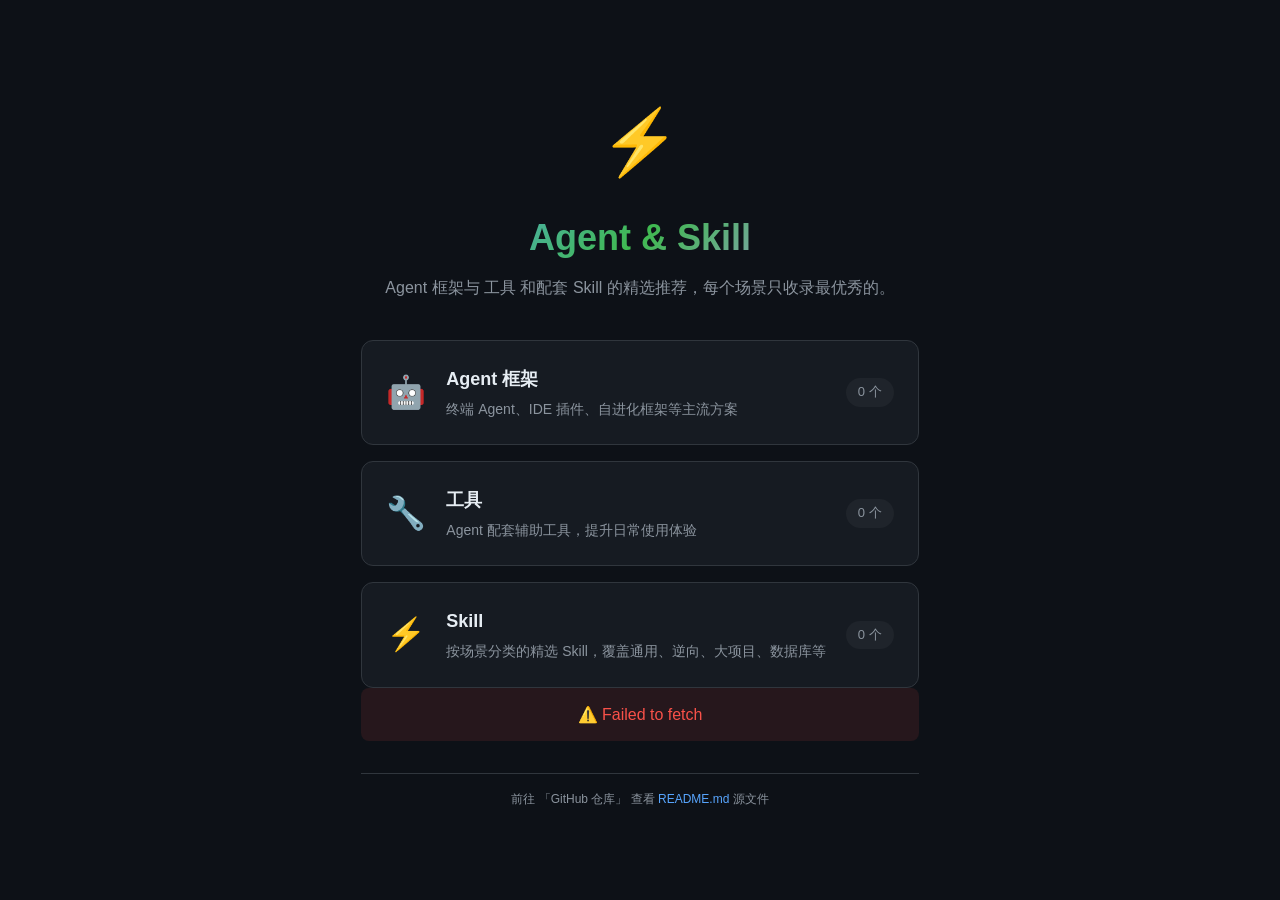
<file: docs/index.html>
<!DOCTYPE html>
<html lang="zh-CN">
<head>
  <meta charset="UTF-8">
  <meta name="viewport" content="width=device-width, initial-scale=1.0">
  <title>Agent & Skill 精选清单</title>
  <link rel="icon" href="data:image/svg+xml,<svg xmlns='http://www.w3.org/2000/svg' viewBox='0 0 100 100'><text y='.9em' font-size='90'>⚡</text></svg>">
  <link rel="stylesheet" href="style.css">
</head>
<body class="landing">
  <div id="root"></div>
  <script src="app.js"></script>
  <script>renderLanding();</script>
</body>
</html>
</file>
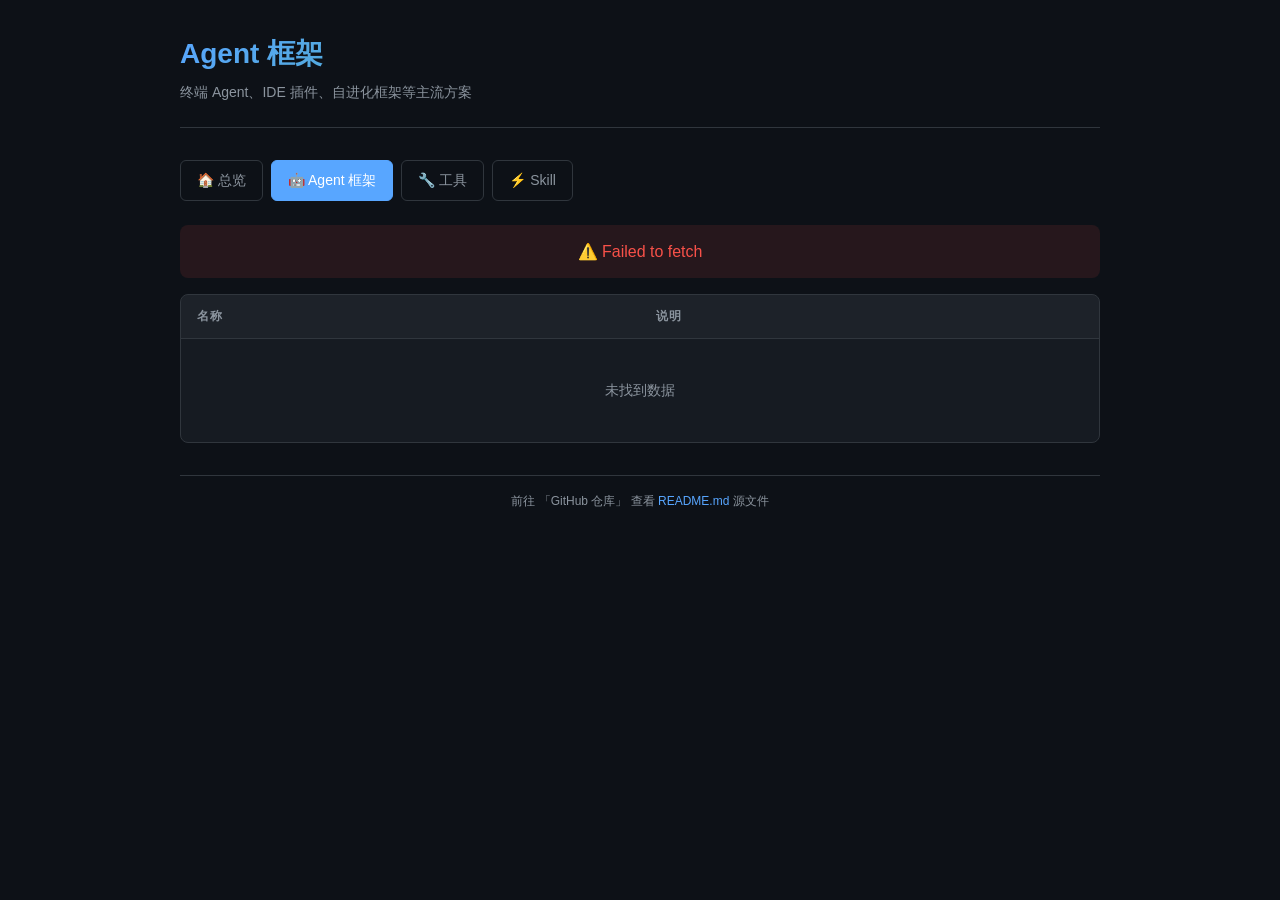
<file: docs/agent.html>
<!DOCTYPE html>
<html lang="zh-CN">
<head>
  <meta charset="UTF-8">
  <meta name="viewport" content="width=device-width, initial-scale=1.0">
  <title>Agent 框架 - Agent & Skill</title>
  <link rel="icon" href="data:image/svg+xml,<svg xmlns='http://www.w3.org/2000/svg' viewBox='0 0 100 100'><text y='.9em' font-size='90'>⚡</text></svg>">
  <link rel="stylesheet" href="style.css">
</head>
<body>
  <div id="root"></div>
  <script src="app.js"></script>
  <script>
    renderPage({
      pageId: 'agent',
      sectionKey: 'Agent 框架',
      title: 'Agent 框架',
      subtitle: '终端 Agent、IDE 插件、自进化框架等主流方案',
      headers: ['名称', '说明'],
      linkCol: 0
    });
  </script>
</body>
</html>
</file>
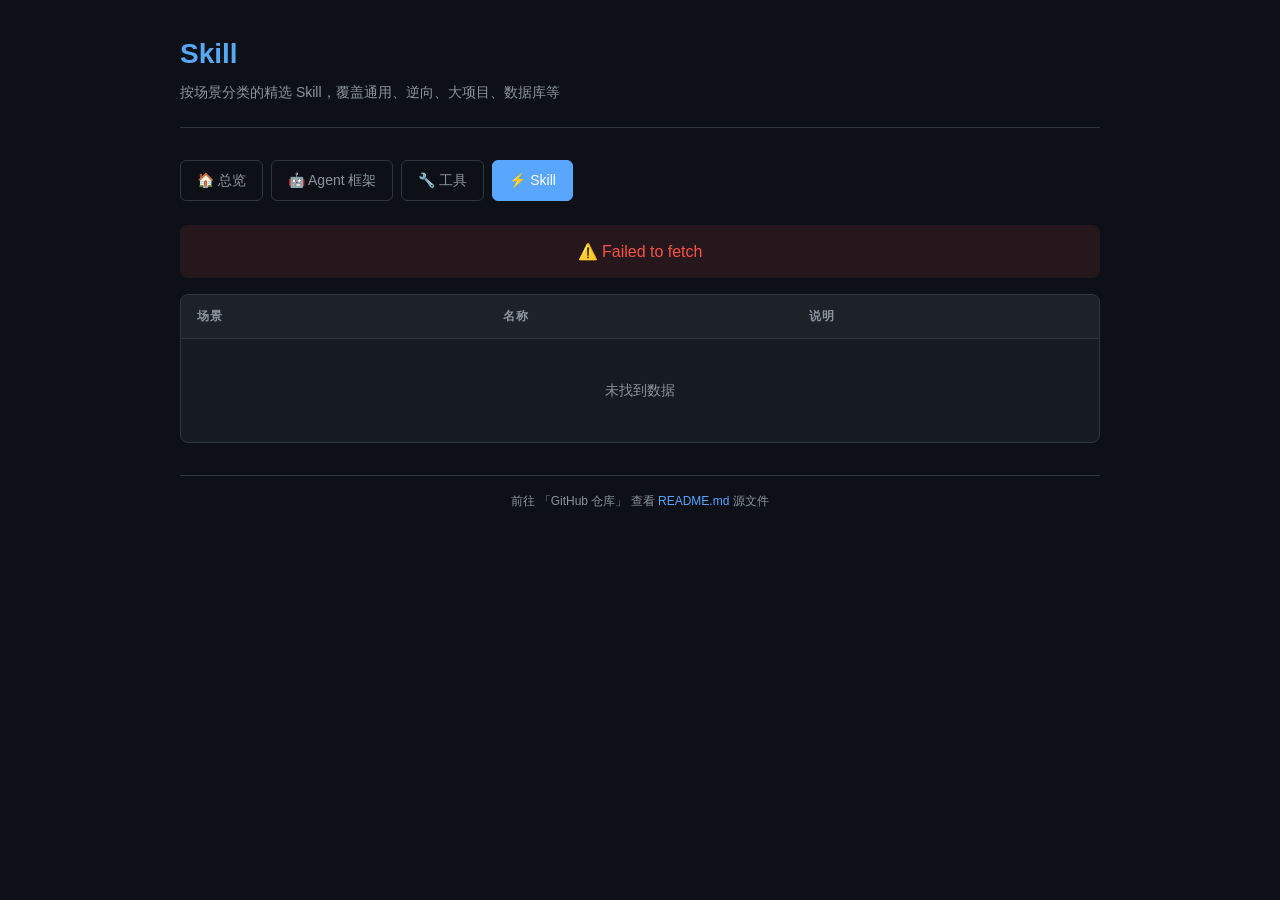
<file: docs/skills.html>
<!DOCTYPE html>
<html lang="zh-CN">
<head>
  <meta charset="UTF-8">
  <meta name="viewport" content="width=device-width, initial-scale=1.0">
  <title>Skill - Agent & Skill</title>
  <link rel="icon" href="data:image/svg+xml,<svg xmlns='http://www.w3.org/2000/svg' viewBox='0 0 100 100'><text y='.9em' font-size='90'>⚡</text></svg>">
  <link rel="stylesheet" href="style.css">
</head>
<body>
  <div id="root"></div>
  <script src="app.js"></script>
  <script>
    renderPage({
      pageId: 'skills',
      sectionKey: 'Skill',
      title: 'Skill',
      subtitle: '按场景分类的精选 Skill，覆盖通用、逆向、大项目、数据库等',
      headers: ['场景', '名称', '说明'],
      linkCol: 1
    });
  </script>
</body>
</html>
</file>
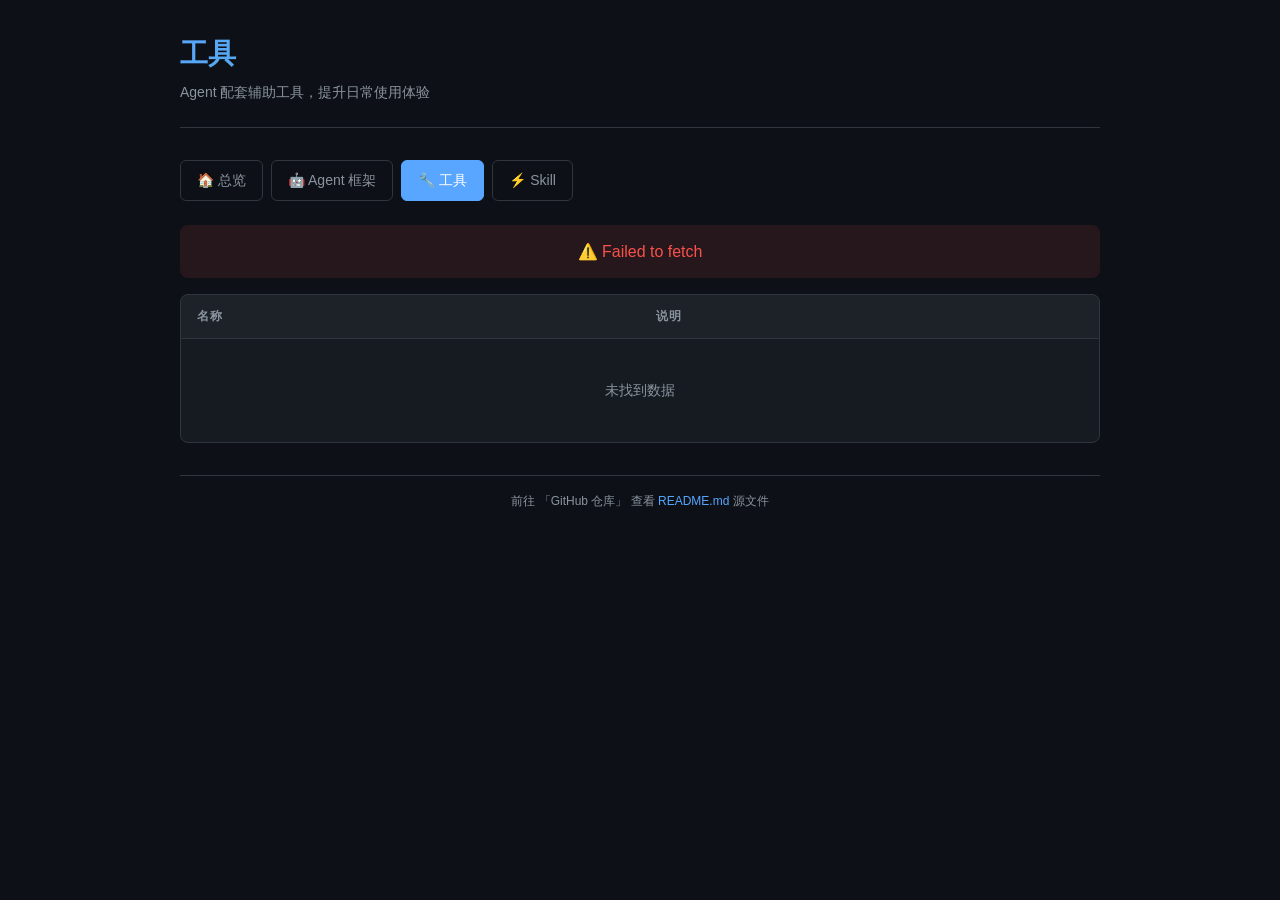
<file: docs/tools.html>
<!DOCTYPE html>
<html lang="zh-CN">
<head>
  <meta charset="UTF-8">
  <meta name="viewport" content="width=device-width, initial-scale=1.0">
  <title>工具 - Agent & Skill</title>
  <link rel="icon" href="data:image/svg+xml,<svg xmlns='http://www.w3.org/2000/svg' viewBox='0 0 100 100'><text y='.9em' font-size='90'>⚡</text></svg>">
  <link rel="stylesheet" href="style.css">
</head>
<body>
  <div id="root"></div>
  <script src="app.js"></script>
  <script>
    renderPage({
      pageId: 'tools',
      sectionKey: '工具',
      title: '工具',
      subtitle: 'Agent 配套辅助工具，提升日常使用体验',
      headers: ['名称', '说明'],
      linkCol: 0
    });
  </script>
</body>
</html>
</file>
<file: docs/style.css>
/* ===== Agent & Skill Pages - Shared Styles ===== */
:root {
  --bg: #0d1117;
  --bg-card: #161b22;
  --border: #30363d;
  --text: #e6edf3;
  --text-muted: #8b949e;
  --accent: #58a6ff;
  --accent-green: #3fb950;
  --accent-purple: #bc8cff;
}
* { margin: 0; padding: 0; box-sizing: border-box; }
body {
  font-family: -apple-system, BlinkMacSystemFont, 'Segoe UI', 'Noto Sans SC', sans-serif;
  background: var(--bg);
  color: var(--text);
  line-height: 1.6;
  min-height: 100vh;
}
.container { max-width: 960px; margin: 0 auto; padding: 32px 20px; }

/* Header */
.header {
  margin-bottom: 32px;
  padding-bottom: 24px;
  border-bottom: 1px solid var(--border);
}
.header h1 {
  font-size: 28px;
  font-weight: 600;
  margin-bottom: 4px;
  background: linear-gradient(135deg, var(--accent), var(--accent-green));
  -webkit-background-clip: text;
  -webkit-text-fill-color: transparent;
}
.header p { color: var(--text-muted); font-size: 14px; }

/* Navigation */
.nav { display: flex; gap: 8px; margin-bottom: 24px; flex-wrap: wrap; }
.nav a {
  padding: 8px 16px;
  border-radius: 6px;
  text-decoration: none;
  font-size: 14px;
  font-weight: 500;
  color: var(--text-muted);
  border: 1px solid var(--border);
  transition: all 0.2s;
}
.nav a:hover { color: var(--text); border-color: var(--text-muted); text-decoration: none; }
.nav a.active { color: #fff; background: var(--accent); border-color: var(--accent); }

/* Table */
.table-wrap {
  background: var(--bg-card);
  border: 1px solid var(--border);
  border-radius: 8px;
  overflow-x: auto;
}
table { width: 100%; border-collapse: collapse; min-width: 480px; }
thead th {
  text-align: left;
  padding: 12px 16px;
  font-size: 12px;
  font-weight: 600;
  text-transform: uppercase;
  letter-spacing: 0.05em;
  color: var(--text-muted);
  background: rgba(255,255,255,0.03);
  border-bottom: 1px solid var(--border);
  white-space: nowrap;
}
tbody tr { border-bottom: 1px solid var(--border); transition: background 0.15s; }
tbody tr:last-child { border-bottom: none; }
tbody tr:hover { background: rgba(88,166,255,0.04); }
tbody td { padding: 14px 16px; font-size: 14px; vertical-align: top; }
a { color: var(--accent); text-decoration: none; }
a:hover { text-decoration: underline; }

/* States */
.empty { padding: 40px; text-align: center; color: var(--text-muted); }
.loading { padding: 40px; text-align: center; color: var(--text-muted); }
.error {
  padding: 14px 20px;
  text-align: center;
  color: #f85149;
  background: rgba(248,81,73,0.1);
  border-radius: 8px;
  margin-bottom: 16px;
  display: none;
}

/* Footer */
.footer {
  margin-top: 32px;
  padding-top: 16px;
  border-top: 1px solid var(--border);
  text-align: center;
  font-size: 12px;
  color: var(--text-muted);
}
.footer a { color: var(--accent); text-decoration: none; }
.footer a:hover { text-decoration: underline; }

/* Scenario cell in skills table */
.scene-cell { white-space: nowrap; font-weight: 500; }

/* ===== Landing Page ===== */
.landing {
  display: flex;
  align-items: center;
  justify-content: center;
  min-height: 100vh;
}
.landing .container { max-width: 720px; padding: 40px 24px; text-align: center; }
.hero-icon { font-size: 64px; margin-bottom: 16px; }
.landing h1 {
  font-size: 36px;
  font-weight: 700;
  margin-bottom: 8px;
  background: linear-gradient(135deg, var(--accent), var(--accent-green), var(--accent-purple));
  -webkit-background-clip: text;
  -webkit-text-fill-color: transparent;
}
.landing .subtitle { color: var(--text-muted); font-size: 16px; margin-bottom: 40px; }
.cards { display: flex; flex-direction: column; gap: 16px; }
.card {
  display: flex;
  align-items: center;
  gap: 20px;
  padding: 24px;
  background: var(--bg-card);
  border: 1px solid var(--border);
  border-radius: 12px;
  text-decoration: none;
  color: var(--text);
  transition: all 0.2s;
  text-align: left;
}
.card:hover {
  border-color: var(--accent);
  transform: translateY(-2px);
  box-shadow: 0 8px 24px rgba(88,166,255,0.1);
  text-decoration: none;
}
.card-icon { font-size: 32px; flex-shrink: 0; }
.card-body h2 { font-size: 18px; font-weight: 600; margin-bottom: 4px; }
.card-body p { font-size: 14px; color: var(--text-muted); }
.card-count {
  margin-left: auto;
  padding: 4px 12px;
  border-radius: 20px;
  font-size: 13px;
  font-weight: 500;
  color: var(--text-muted);
  background: rgba(255,255,255,0.04);
  white-space: nowrap;
}

/* Responsive */
@media (max-width: 640px) {
  .container { padding: 16px 12px; }
  tbody td { padding: 10px 12px; font-size: 13px; }
  .cards { gap: 12px; }
  .card { padding: 16px; gap: 14px; }
  .landing h1 { font-size: 28px; }
  .landing .subtitle { font-size: 14px; }
}
</file>
